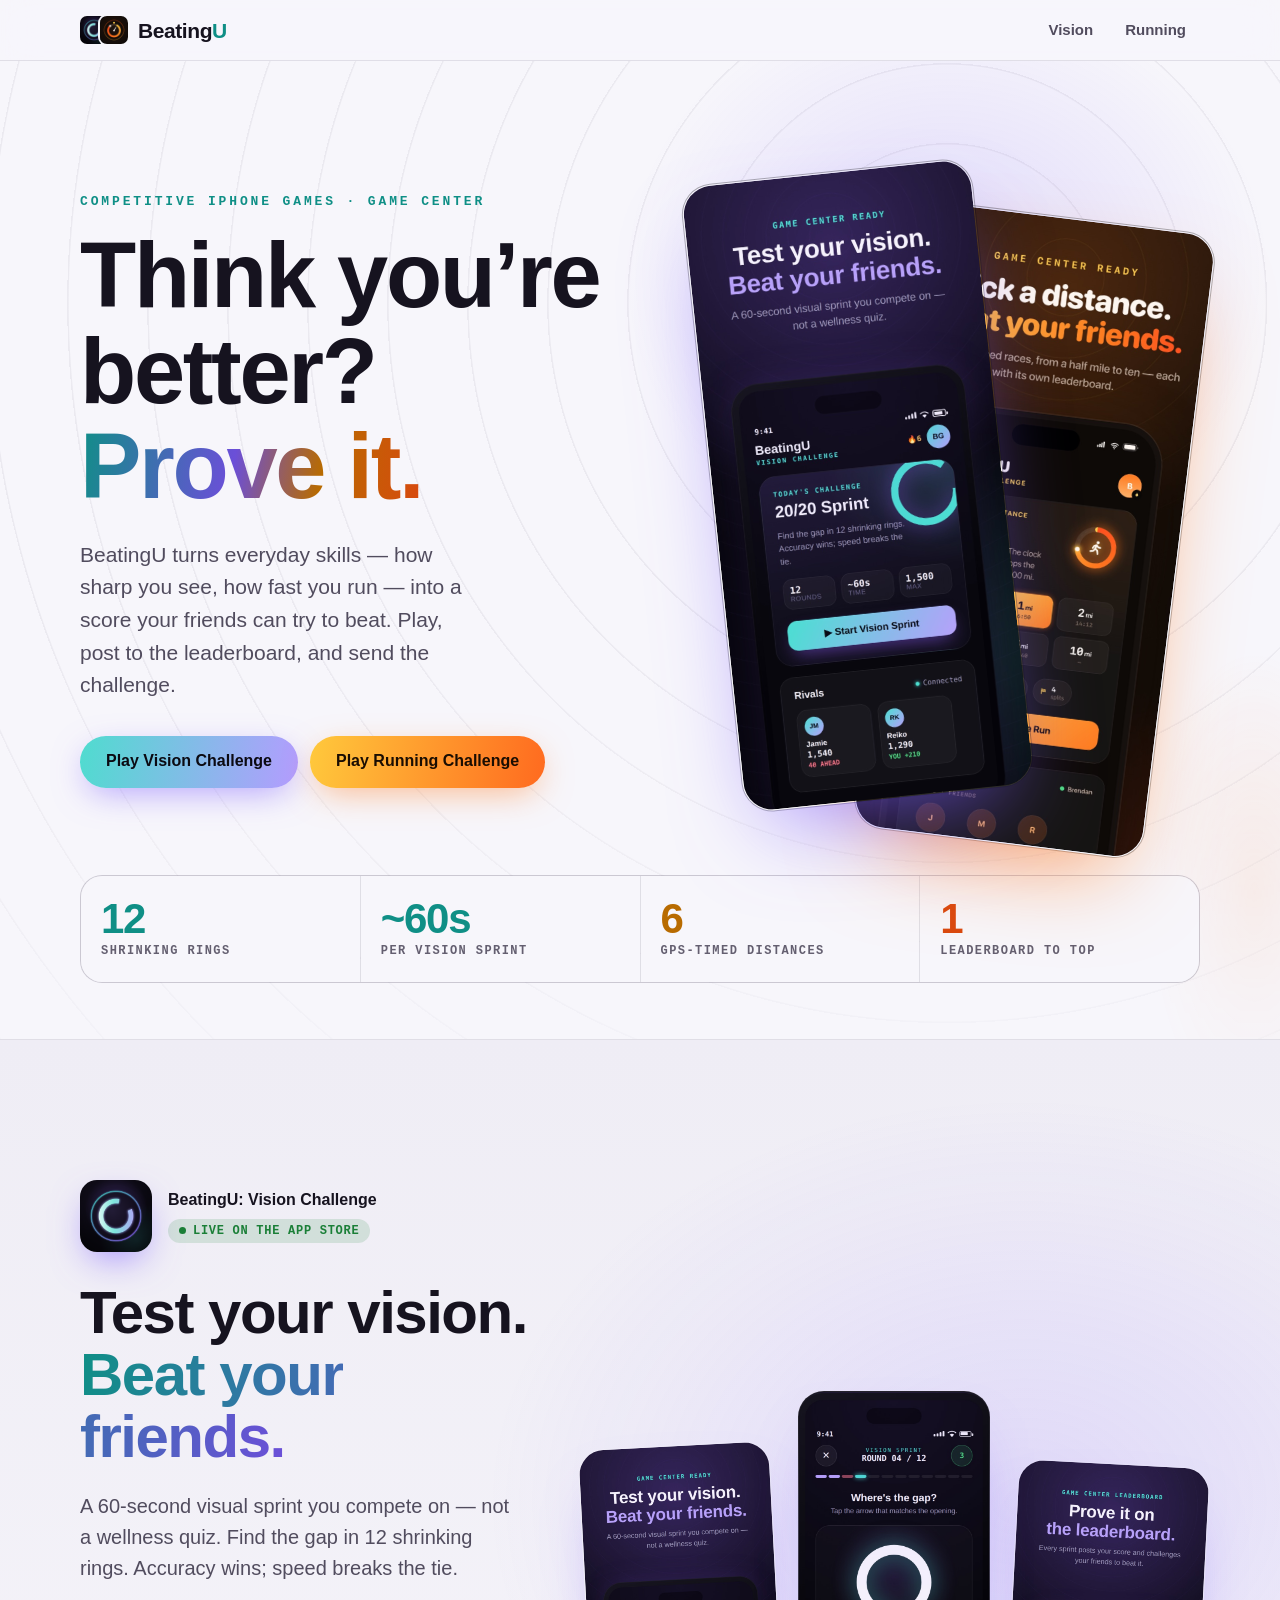
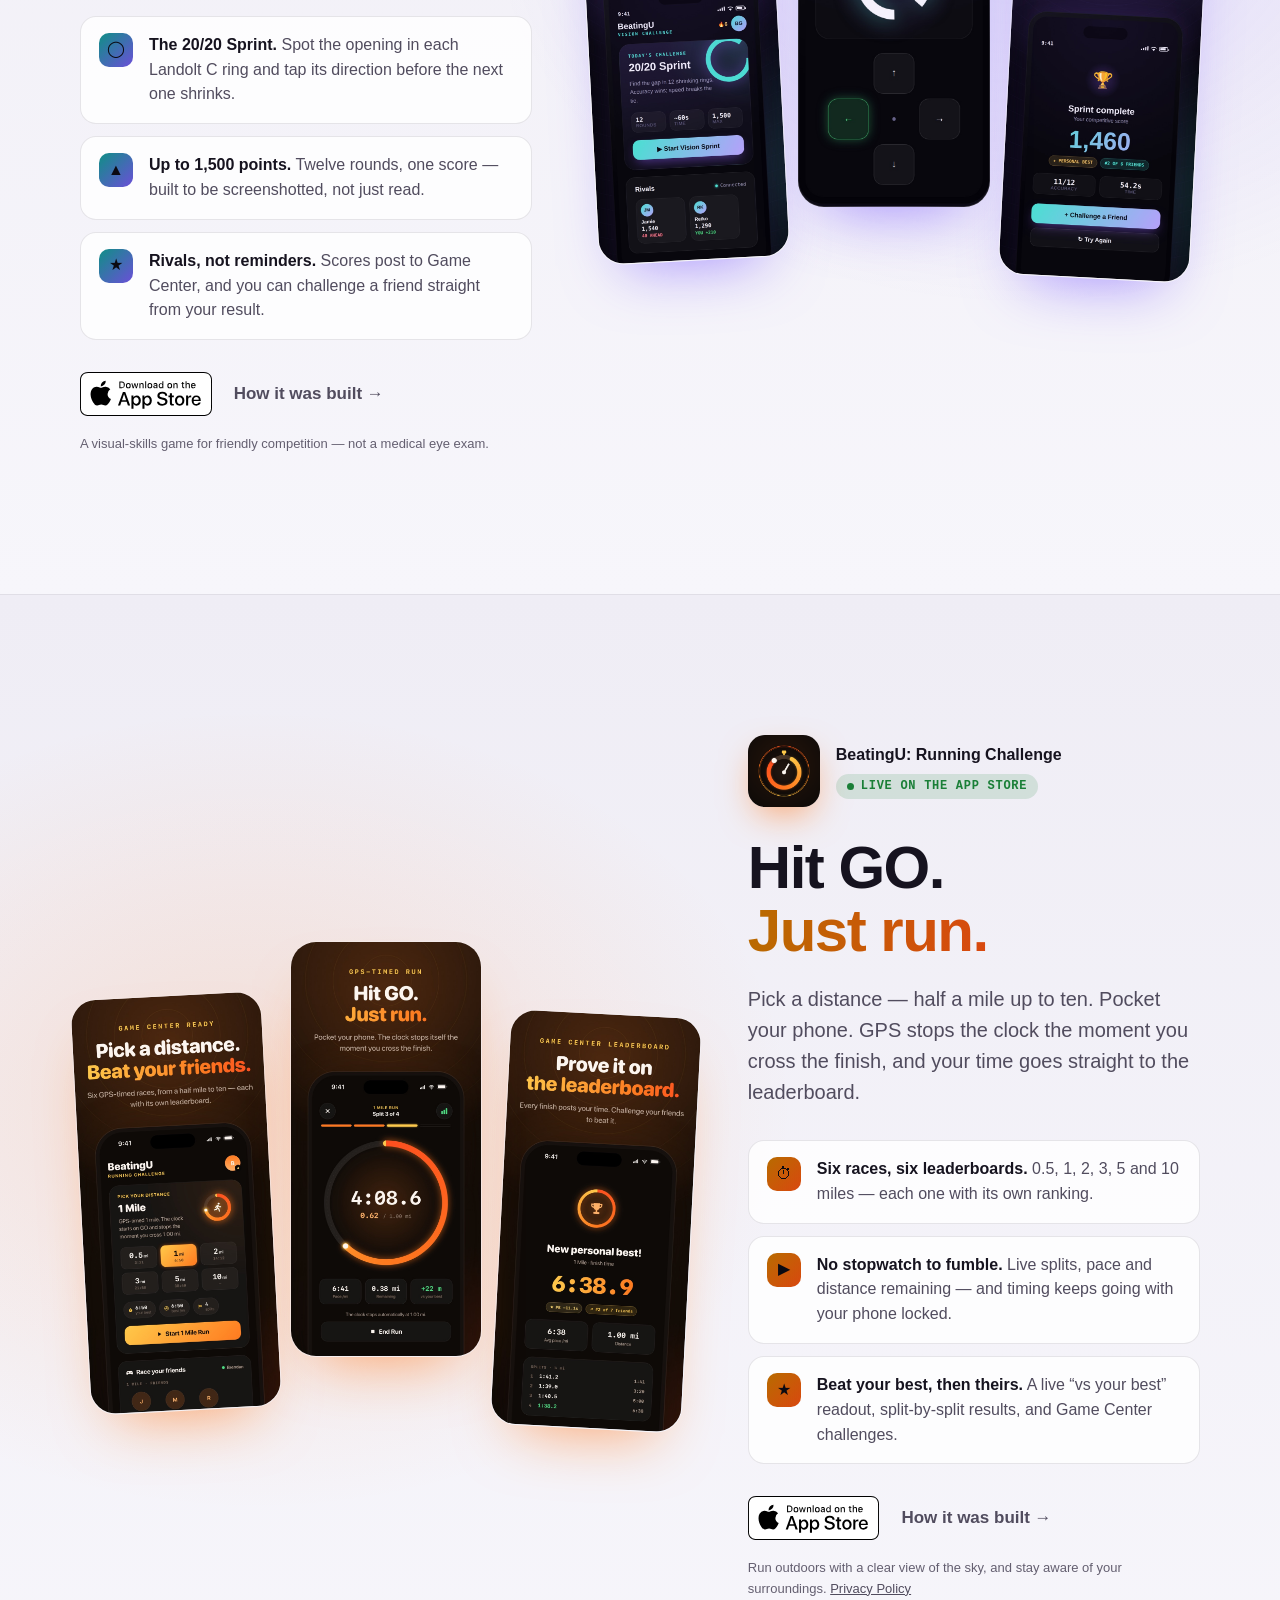
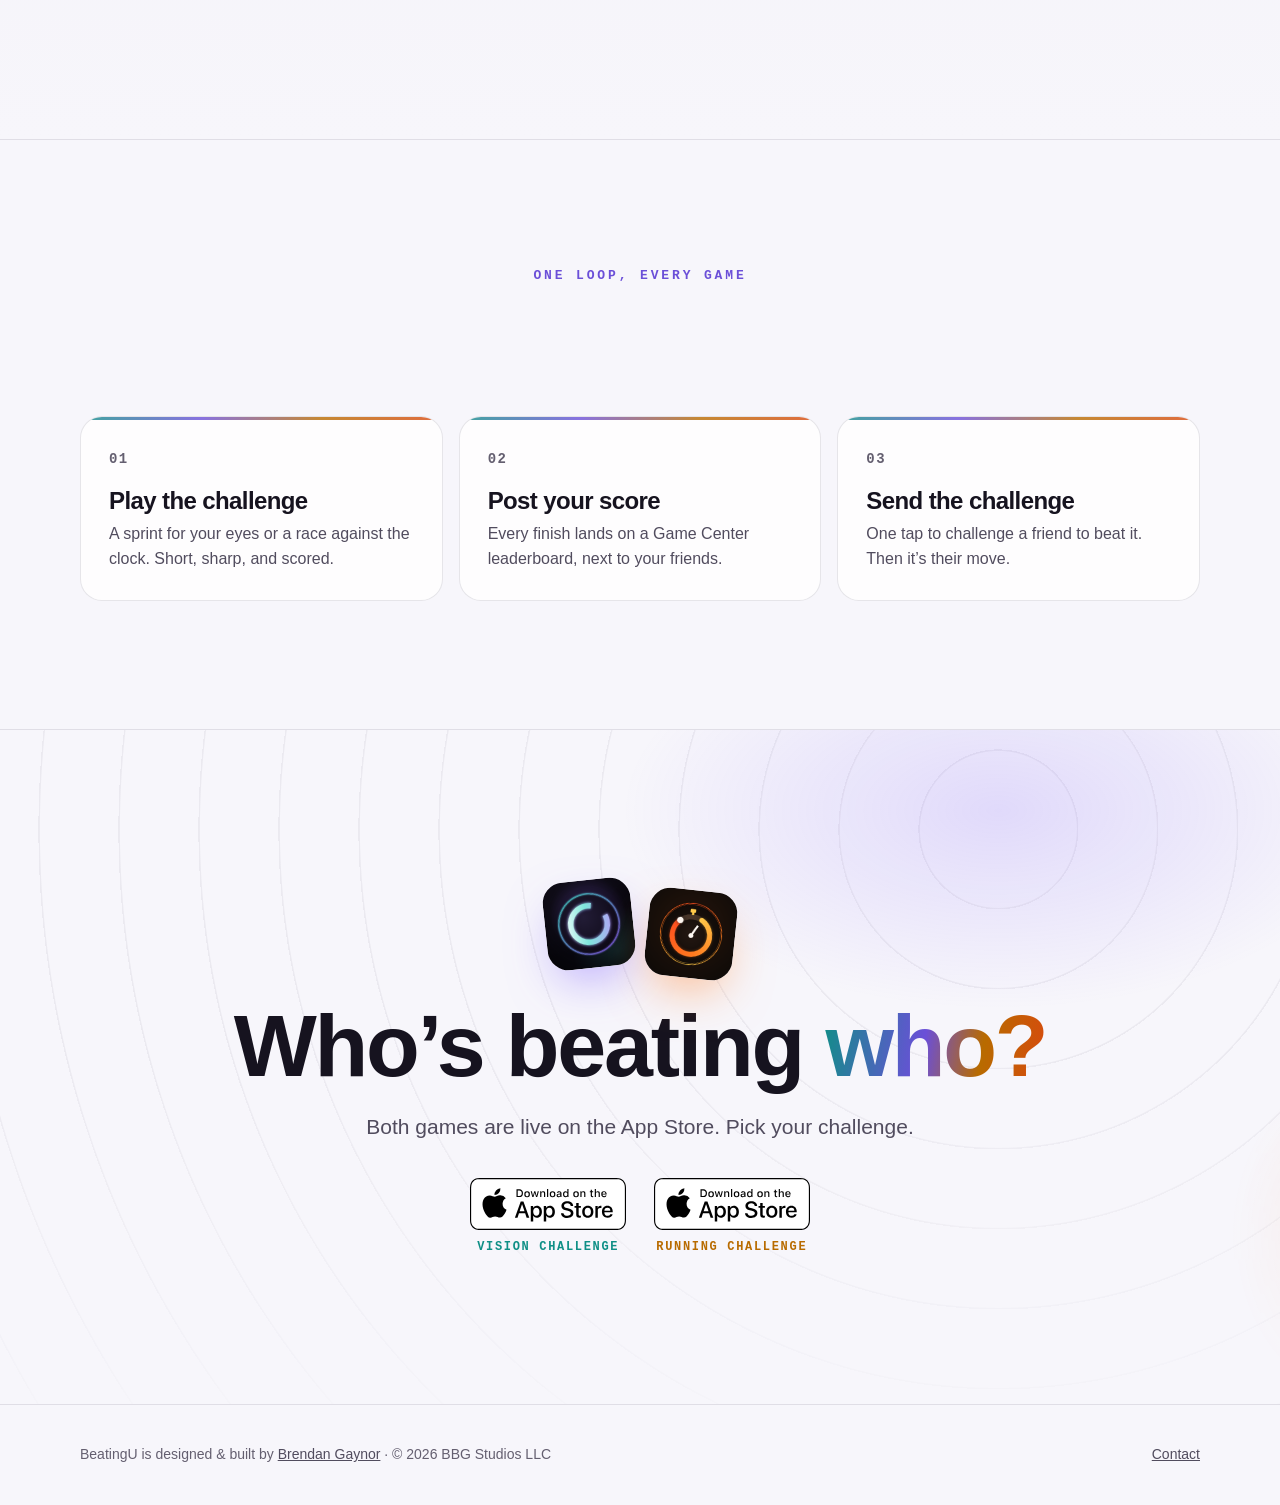
<file: index.html>
<!doctype html>
<html lang="en">
<head>
  <meta charset="utf-8">
  <meta name="viewport" content="width=device-width, initial-scale=1, viewport-fit=cover">
  <title>BeatingU — Beat your friends</title>
  <meta name="description" content="BeatingU is a family of competitive iPhone games from BBG Studios. Test your vision, race the clock, and prove it on the Game Center leaderboard.">
  <meta name="theme-color" content="#09080d" media="(prefers-color-scheme: dark)">
  <meta name="theme-color" content="#f7f6fb" media="(prefers-color-scheme: light)">
  <link rel="canonical" href="https://beatingu.com/">
  <link rel="icon" href="assets/icons/beatingu-vision.png">
  <link rel="apple-touch-icon" href="apple-touch-icon.png">
  <meta property="og:type" content="website">
  <meta property="og:url" content="https://beatingu.com/">
  <meta property="og:title" content="BeatingU — Beat your friends">
  <meta property="og:description" content="Competitive iPhone games from BBG Studios. Test your vision, race the clock, and prove it on the Game Center leaderboard.">
  <meta property="og:image" content="https://beatingu.com/assets/screens/beatingu-vision/01-home.jpg">
  <link rel="stylesheet" href="assets/css/beatingu.css">
  <script>document.documentElement.classList.add('js')</script>
</head>
<body>
  <a class="skip-link" href="#main">Skip to content</a>

  <header class="nav">
    <div class="wrap nav__inner">
      <a class="wordmark" href="#top" aria-label="BeatingU home">
        <span class="wordmark__icons" aria-hidden="true">
          <img src="assets/icons/beatingu-vision.png" alt="" width="28" height="28">
          <img src="assets/icons/beatingu-running.png" alt="" width="28" height="28">
        </span>
        <span>Beating<span class="wordmark__u">U</span></span>
      </a>
      <nav class="nav__links" aria-label="Games">
        <a href="#vision">Vision</a>
        <a href="#running">Running</a>
      </nav>
    </div>
  </header>

  <main id="main">
    <!-- ── Hero ─────────────────────────────────────────────── -->
    <section class="hero" id="top" aria-labelledby="hero-title">
      <div class="hero__rings" aria-hidden="true"></div>
      <div class="wrap hero__grid">
        <div class="hero__copy reveal">
          <p class="eyebrow">Competitive iPhone games &middot; Game Center</p>
          <h1 id="hero-title" class="hero__title">
            Think you&rsquo;re better?<br>
            <span class="grad grad--brand">Prove it.</span>
          </h1>
          <p class="hero__lede">BeatingU turns everyday skills &mdash; how sharp you see, how fast you run &mdash; into a score your friends can try to beat. Play, post to the leaderboard, and send the challenge.</p>
          <div class="hero__ctas">
            <a class="btn btn--vision" href="#vision">Play Vision Challenge</a>
            <a class="btn btn--running" href="#running">Play Running Challenge</a>
          </div>
        </div>

        <div class="hero__stage reveal" aria-hidden="true">
          <figure class="float-card float-card--back theme-running">
            <img src="assets/screens/beatingu-running/01-home.jpg" alt="" width="738" height="1600">
          </figure>
          <figure class="float-card float-card--front theme-vision">
            <img src="assets/screens/beatingu-vision/01-home.jpg" alt="" width="739" height="1600">
          </figure>
        </div>
      </div>

      <ul class="ticker wrap reveal" aria-label="At a glance">
        <li><strong>12</strong><span>shrinking rings</span></li>
        <li><strong>~60s</strong><span>per vision sprint</span></li>
        <li><strong>6</strong><span>GPS-timed distances</span></li>
        <li><strong>1</strong><span>leaderboard to top</span></li>
      </ul>
    </section>

    <!-- ── Vision Challenge ─────────────────────────────────── -->
    <section class="game theme-vision" id="vision" aria-labelledby="vision-title">
      <div class="wrap game__grid">
        <div class="game__copy reveal">
          <div class="game__id">
            <img class="game__icon" src="assets/icons/beatingu-vision.png" alt="BeatingU: Vision Challenge app icon" width="72" height="72">
            <div>
              <p class="game__name">BeatingU: Vision Challenge</p>
              <span class="pill pill--live">Live on the App Store</span>
            </div>
          </div>
          <h2 id="vision-title" class="game__title">Test your vision.<br><span class="grad">Beat your friends.</span></h2>
          <p class="game__lede">A 60-second visual sprint you compete on &mdash; not a wellness quiz. Find the gap in 12 shrinking rings. Accuracy wins; speed breaks the tie.</p>

          <ul class="features">
            <li>
              <span class="features__glyph" aria-hidden="true">&#9711;</span>
              <span><strong>The 20/20 Sprint.</strong> Spot the opening in each Landolt C ring and tap its direction before the next one shrinks.</span>
            </li>
            <li>
              <span class="features__glyph" aria-hidden="true">&#9650;</span>
              <span><strong>Up to 1,500 points.</strong> Twelve rounds, one score &mdash; built to be screenshotted, not just read.</span>
            </li>
            <li>
              <span class="features__glyph" aria-hidden="true">&#9733;</span>
              <span><strong>Rivals, not reminders.</strong> Scores post to Game Center, and you can challenge a friend straight from your result.</span>
            </li>
          </ul>

          <div class="game__actions">
            <a class="store-badge" href="https://apps.apple.com/us/app/beatingu-vision-challenge/id6804060890" target="_blank" rel="noopener">
              <img src="assets/badges/app-store-badge.svg" alt="Download on the App Store" height="44" onerror="this.parentElement.classList.add('store-badge--missing')">
              <span class="store-badge__fallback">Download on the App Store</span>
            </a>
            <a class="text-link" href="https://brendangaynor.com/apps/beatingu-vision">How it was built &rarr;</a>
          </div>
          <p class="fineprint">A visual-skills game for friendly competition &mdash; not a medical eye exam.</p>
        </div>

        <ul class="gallery reveal" aria-label="Vision Challenge screenshots">
          <li><img src="assets/screens/beatingu-vision/01-home.jpg" alt="Home screen: today's 20/20 Sprint, with 12 rounds, about 60 seconds, 1,500 max points, and a rivals rail." width="739" height="1600" loading="lazy"></li>
          <li class="gallery__bare"><img src="assets/screens/beatingu-vision/02-sprint.jpg" alt="A sprint round: a ring with a gap and four arrow buttons, round 4 of 12." width="640" height="1380" loading="lazy"></li>
          <li><img src="assets/screens/beatingu-vision/03-results.jpg" alt="Results: Sprint complete, 1,460 points, personal best, number 2 of 6 friends, Challenge a Friend button." width="739" height="1600" loading="lazy"></li>
        </ul>
      </div>
    </section>

    <!-- ── Running Challenge ────────────────────────────────── -->
    <section class="game game--flip theme-running" id="running" aria-labelledby="running-title">
      <div class="wrap game__grid">
        <div class="game__copy reveal">
          <div class="game__id">
            <img class="game__icon" src="assets/icons/beatingu-running.png" alt="BeatingU: Running Challenge app icon" width="72" height="72">
            <div>
              <p class="game__name">BeatingU: Running Challenge</p>
              <span class="pill pill--live">Live on the App Store</span>
            </div>
          </div>
          <h2 id="running-title" class="game__title">Hit GO.<br><span class="grad">Just run.</span></h2>
          <p class="game__lede">Pick a distance &mdash; half a mile up to ten. Pocket your phone. GPS stops the clock the moment you cross the finish, and your time goes straight to the leaderboard.</p>

          <ul class="features">
            <li>
              <span class="features__glyph" aria-hidden="true">&#9201;</span>
              <span><strong>Six races, six leaderboards.</strong> 0.5, 1, 2, 3, 5 and 10 miles &mdash; each one with its own ranking.</span>
            </li>
            <li>
              <span class="features__glyph" aria-hidden="true">&#9654;</span>
              <span><strong>No stopwatch to fumble.</strong> Live splits, pace and distance remaining &mdash; and timing keeps going with your phone locked.</span>
            </li>
            <li>
              <span class="features__glyph" aria-hidden="true">&#9733;</span>
              <span><strong>Beat your best, then theirs.</strong> A live &ldquo;vs your best&rdquo; readout, split-by-split results, and Game Center challenges.</span>
            </li>
          </ul>

          <div class="game__actions">
            <a class="store-badge" href="https://apps.apple.com/us/app/beatingu-running-challenge/id6820239322" target="_blank" rel="noopener">
              <img src="assets/badges/app-store-badge.svg" alt="Download BeatingU: Running Challenge on the App Store" height="44" onerror="this.parentElement.classList.add('store-badge--missing')">
              <span class="store-badge__fallback">Download on the App Store</span>
            </a>
            <a class="text-link" href="https://brendangaynor.com/apps/beatingu-running">How it was built &rarr;</a>
          </div>
          <p class="fineprint">Run outdoors with a clear view of the sky, and stay aware of your surroundings. <a href="https://brendangaynor.com/privacy/beatingu-running">Privacy Policy</a></p>
        </div>

        <ul class="gallery reveal" aria-label="Running Challenge screenshots">
          <li><img src="assets/screens/beatingu-running/01-home.jpg" alt="Home screen: pick your distance, with six distances, your best times, and a Start 1 Mile Run button." width="738" height="1600" loading="lazy"></li>
          <li><img src="assets/screens/beatingu-running/02-race.jpg" alt="Live run: 4:08.6 elapsed at 0.62 of 1.00 mile, split 3 of 4, 22 meters ahead of your best." width="738" height="1600" loading="lazy"></li>
          <li><img src="assets/screens/beatingu-running/03-results.jpg" alt="Results: new personal best, 6:38.9 for 1 mile, number 2 of 7 friends, with quarter-mile splits." width="738" height="1600" loading="lazy"></li>
        </ul>
      </div>
    </section>

    <!-- ── How it works ─────────────────────────────────────── -->
    <section class="loop" aria-labelledby="loop-title">
      <div class="wrap">
        <p class="eyebrow reveal">One loop, every game</p>
        <h2 id="loop-title" class="loop__title reveal">Play. Post. <span class="grad grad--brand">Beat them.</span></h2>
        <ol class="steps">
          <li class="step reveal">
            <span class="step__num">01</span>
            <h3>Play the challenge</h3>
            <p>A sprint for your eyes or a race against the clock. Short, sharp, and scored.</p>
          </li>
          <li class="step reveal">
            <span class="step__num">02</span>
            <h3>Post your score</h3>
            <p>Every finish lands on a Game Center leaderboard, next to your friends.</p>
          </li>
          <li class="step reveal">
            <span class="step__num">03</span>
            <h3>Send the challenge</h3>
            <p>One tap to challenge a friend to beat it. Then it&rsquo;s their move.</p>
          </li>
        </ol>
      </div>
    </section>

    <!-- ── Closing CTA ──────────────────────────────────────── -->
    <section class="finale" aria-labelledby="finale-title">
      <div class="hero__rings" aria-hidden="true"></div>
      <div class="wrap finale__inner reveal">
        <div class="finale__icons" aria-hidden="true">
          <img src="assets/icons/beatingu-vision.png" alt="" width="96" height="96">
          <img src="assets/icons/beatingu-running.png" alt="" width="96" height="96">
        </div>
        <h2 id="finale-title" class="finale__title">Who&rsquo;s beating <span class="grad grad--brand">who?</span></h2>
        <p class="finale__lede">Both games are live on the App Store. Pick your challenge.</p>
        <ul class="finale__stores">
          <li class="theme-vision">
            <a class="store-badge store-badge--lg" href="https://apps.apple.com/us/app/beatingu-vision-challenge/id6804060890" target="_blank" rel="noopener">
              <img src="assets/badges/app-store-badge.svg" alt="Download BeatingU: Vision Challenge on the App Store" height="52" onerror="this.parentElement.classList.add('store-badge--missing')">
              <span class="store-badge__fallback">Download on the App Store</span>
            </a>
            <span class="finale__store-name" aria-hidden="true">Vision Challenge</span>
          </li>
          <li class="theme-running">
            <a class="store-badge store-badge--lg" href="https://apps.apple.com/us/app/beatingu-running-challenge/id6820239322" target="_blank" rel="noopener">
              <img src="assets/badges/app-store-badge.svg" alt="Download BeatingU: Running Challenge on the App Store" height="52" onerror="this.parentElement.classList.add('store-badge--missing')">
              <span class="store-badge__fallback">Download on the App Store</span>
            </a>
            <span class="finale__store-name" aria-hidden="true">Running Challenge</span>
          </li>
        </ul>
      </div>
    </section>
  </main>

  <footer class="footer">
    <div class="wrap footer__inner">
      <p>BeatingU is designed &amp; built by <a href="https://brendangaynor.com">Brendan Gaynor</a> &middot; &copy; 2026 BBG Studios LLC</p>
      <nav aria-label="Footer"><a href="mailto:gaynorbrendan@gmail.com">Contact</a></nav>
    </div>
  </footer>

  <script>
    // Fade sections in as they scroll into view. Content is visible without JS
    // or with reduced motion (the hidden state only applies under html.js).
    (function () {
      var els = document.querySelectorAll('.reveal');
      if (!('IntersectionObserver' in window) || matchMedia('(prefers-reduced-motion: reduce)').matches) {
        els.forEach(function (el) { el.classList.add('is-in'); });
        return;
      }
      var io = new IntersectionObserver(function (entries) {
        entries.forEach(function (e) {
          if (e.isIntersecting) { e.target.classList.add('is-in'); io.unobserve(e.target); }
        });
      }, { rootMargin: '0px 0px -8% 0px', threshold: 0.08 });
      els.forEach(function (el) { io.observe(el); });
    })();
  </script>
</body>
</html>
</file>
<file: assets/css/beatingu.css>
/* BeatingU landing page (beatingu/index.html).
   A separate brand page, so it has its own stylesheet; the portfolio pages
   keep using styles.css. Dark is the primary design; light is the override. */

:root {
  --bg: #09080d;
  --bg-2: #110f17;
  --card: rgba(255, 255, 255, 0.04);
  --border: rgba(255, 255, 255, 0.09);
  --text: #f5f3fa;
  --muted: #aaa5b8;           /* 7.9:1 on --bg */
  --faint: #8d889b;           /* 5.6:1 on --bg */
  --focus: #8ab4ff;

  /* Brand gradients, taken from the apps' own screens */
  --v1: #4fdccf;              /* vision teal */
  --v2: #b49cff;              /* vision lavender */
  --r1: #ffc93c;              /* running gold */
  --r2: #ff6a1f;              /* running orange */
  --live: #34c759;

  --accent-1: var(--v1);
  --accent-2: var(--v2);

  --radius: 22px;
  --maxw: 1160px;
  --gutter: max(20px, env(safe-area-inset-left));
  --gutter-r: max(20px, env(safe-area-inset-right));

  --font: -apple-system, BlinkMacSystemFont, "SF Pro Text", "Segoe UI", Roboto,
    "Helvetica Neue", Arial, sans-serif;
  --font-display: ui-rounded, "SF Pro Rounded", -apple-system, BlinkMacSystemFont,
    "SF Pro Display", "Segoe UI", Roboto, sans-serif;
  --font-mono: ui-monospace, "SF Mono", Menlo, Consolas, monospace;

  color-scheme: dark light;
}

@media (prefers-color-scheme: light) {
  :root {
    --bg: #f7f6fb;
    --bg-2: #efedf5;
    --card: rgba(255, 255, 255, 0.8);
    --border: rgba(20, 10, 40, 0.1);
    --text: #16131f;
    --muted: #514c5e;
    --faint: #645f70;
    --focus: #0a66d8;
    --v1: #0f8f86;
    --v2: #6b4fd8;
    --r1: #b86b00;
    --r2: #d9480f;
    --live: #1a7f37;
  }
}

.theme-vision  { --accent-1: var(--v1); --accent-2: var(--v2); --glow: 124, 92, 255; }
.theme-running { --accent-1: var(--r1); --accent-2: var(--r2); --glow: 255, 122, 31; }

/* ── Base ─────────────────────────────────────────────── */
*, *::before, *::after { box-sizing: border-box; }
html { -webkit-text-size-adjust: 100%; scroll-behavior: smooth; scroll-padding-top: 72px; }
body {
  margin: 0;
  background: var(--bg);
  color: var(--text);
  font: 17px/1.55 var(--font);
  -webkit-font-smoothing: antialiased;
  overflow-x: hidden;
}
img { max-width: 100%; height: auto; display: block; }
a { color: inherit; }
h1, h2, h3 { font-family: var(--font-display); margin: 0; letter-spacing: -0.025em; line-height: 1.04; }
p { margin: 0; }
ul, ol { margin: 0; padding: 0; list-style: none; }
:focus-visible { outline: 3px solid var(--focus); outline-offset: 3px; border-radius: 8px; }

.wrap {
  max-width: var(--maxw);
  margin: 0 auto;
  padding-left: var(--gutter);
  padding-right: var(--gutter-r);
}

.skip-link {
  position: absolute; left: 12px; top: -60px; z-index: 100;
  background: var(--text); color: var(--bg); padding: 10px 16px; border-radius: 10px;
  text-decoration: none; font-weight: 600;
}
.skip-link:focus { top: 12px; }

.eyebrow {
  font: 600 13px/1.2 var(--font-mono);
  letter-spacing: 0.22em;
  text-transform: uppercase;
  color: var(--v1);
  margin-bottom: 18px;
}

.grad {
  background: linear-gradient(100deg, var(--accent-1), var(--accent-2));
  -webkit-background-clip: text; background-clip: text;
  color: transparent;
}
.grad--brand { background-image: linear-gradient(100deg, var(--v1), var(--v2) 45%, var(--r1) 70%, var(--r2)); }

/* ── Nav ──────────────────────────────────────────────── */
.nav {
  position: sticky; top: 0; z-index: 50;
  padding-top: env(safe-area-inset-top);
  background: color-mix(in srgb, var(--bg) 72%, transparent);
  -webkit-backdrop-filter: saturate(160%) blur(18px);
  backdrop-filter: saturate(160%) blur(18px);
  border-bottom: 1px solid var(--border);
}
.nav__inner { display: flex; align-items: center; justify-content: space-between; min-height: 60px; }
.wordmark {
  display: inline-flex; align-items: center; gap: 10px; min-height: 44px;
  font: 800 21px/1 var(--font-display); letter-spacing: -0.02em; text-decoration: none;
}
.wordmark__u { color: var(--v1); }
.wordmark__icons { display: inline-flex; }
.wordmark__icons img { width: 28px; height: 28px; border-radius: 7px; box-shadow: 0 0 0 2px var(--bg); }
.wordmark__icons img + img { margin-left: -8px; }
.nav__links { display: flex; gap: 4px; }
.nav__links a {
  display: inline-flex; align-items: center; min-height: 44px; padding: 0 14px;
  border-radius: 999px; text-decoration: none; color: var(--muted); font-weight: 600; font-size: 15px;
}
.nav__links a:hover { color: var(--text); background: var(--card); }

/* ── Buttons & badges ─────────────────────────────────── */
.btn {
  display: inline-flex; align-items: center; justify-content: center;
  min-height: 52px; padding: 0 26px; border-radius: 999px;
  font-weight: 700; font-size: 16px; text-decoration: none;
  transition: transform .2s ease, box-shadow .2s ease;
}
.btn--vision {
  color: #0b0a12;
  background: linear-gradient(100deg, #4fdccf, #b49cff);
  box-shadow: 0 10px 34px -8px rgba(124, 92, 255, .6);
}
.btn--vision:hover { transform: translateY(-2px); box-shadow: 0 16px 44px -8px rgba(124, 92, 255, .75); }
.btn--running {
  color: #1a0d02;
  background: linear-gradient(100deg, #ffc93c, #ff6a1f);
  box-shadow: 0 10px 34px -8px rgba(255, 122, 31, .55);
}
.btn--running:hover { transform: translateY(-2px); box-shadow: 0 16px 44px -8px rgba(255, 122, 31, .7); }
.btn--ghost { border: 1px solid var(--border); background: var(--card); }
.btn--ghost:hover { transform: translateY(-2px); border-color: var(--faint); }

.pill {
  display: inline-flex; align-items: center; gap: 7px; margin-top: 6px;
  padding: 4px 11px; border-radius: 999px;
  font: 600 12px/1.4 var(--font-mono); letter-spacing: .06em; text-transform: uppercase;
}
.pill::before { content: ""; width: 7px; height: 7px; border-radius: 50%; background: currentColor; }
.pill--live { color: var(--live); background: color-mix(in srgb, var(--live) 14%, transparent); }
.pill--soon { color: var(--accent-1); background: color-mix(in srgb, var(--accent-1) 14%, transparent); }
.pill--soon::before { animation: pulse 2s ease-in-out infinite; }
@keyframes pulse { 50% { opacity: .3; } }

.store-badge { display: inline-flex; align-items: center; min-height: 44px; border-radius: 9px; text-decoration: none; transition: transform .2s ease; }
.store-badge:hover { transform: translateY(-2px); }
.store-badge img { height: 44px; width: auto; }
.store-badge--lg img { height: 52px; }
.store-badge__fallback { display: none; }
.store-badge--missing { padding: 0 20px; border: 1px solid var(--border); font-weight: 700; }
.store-badge--missing img { display: none; }
.store-badge--missing .store-badge__fallback { display: inline; }
.store-pending {
  display: inline-flex; align-items: center; min-height: 44px; padding: 0 18px;
  border-radius: 10px; border: 1px dashed color-mix(in srgb, var(--accent-1) 55%, transparent);
  color: var(--accent-1); font-weight: 700; font-size: 15px;
}
.text-link {
  display: inline-flex; align-items: center; min-height: 44px;
  color: var(--muted); font-weight: 600; text-decoration: none;
}
.text-link:hover { color: var(--text); }

/* ── Hero ─────────────────────────────────────────────── */
.hero { position: relative; padding: clamp(48px, 9vw, 110px) 0 56px; isolation: isolate; overflow: hidden; }
.hero__rings {
  position: absolute; inset: -20% -10% auto; height: 140%; z-index: -1; pointer-events: none;
  background:
    radial-gradient(closest-side at 70% 30%, rgba(124, 92, 255, .28), transparent 70%),
    radial-gradient(closest-side at 90% 75%, rgba(255, 122, 31, .18), transparent 70%),
    repeating-radial-gradient(circle at 70% 32%, transparent 0 78px, rgba(255, 255, 255, .035) 79px 80px);
  -webkit-mask-image: linear-gradient(to bottom, #000 55%, transparent);
  mask-image: linear-gradient(to bottom, #000 55%, transparent);
}
@media (prefers-color-scheme: light) {
  .hero__rings {
    background:
      radial-gradient(closest-side at 70% 30%, rgba(124, 92, 255, .18), transparent 70%),
      radial-gradient(closest-side at 90% 75%, rgba(255, 122, 31, .14), transparent 70%),
      repeating-radial-gradient(circle at 70% 32%, transparent 0 78px, rgba(20, 10, 40, .05) 79px 80px);
  }
}
.hero__grid { display: grid; gap: 56px; align-items: center; }
.hero__title { font-size: clamp(46px, 8.4vw, 92px); font-weight: 800; }
.hero__lede { margin-top: 24px; max-width: 34ch; font-size: clamp(18px, 2vw, 21px); color: var(--muted); }
.hero__ctas { display: flex; flex-wrap: wrap; gap: 12px; margin-top: 34px; }

.hero__stage { position: relative; height: clamp(440px, 62vw, 640px); }
.float-card {
  position: absolute; top: 0; margin: 0;
  width: min(56%, 300px); aspect-ratio: 739 / 1600;
  border-radius: 30px; overflow: hidden;
  border: 1px solid rgba(255, 255, 255, .1);
  box-shadow: 0 40px 90px -30px rgba(var(--glow), .7), 0 0 0 1px rgba(0, 0, 0, .3);
}
.float-card img { width: 100%; height: 100%; object-fit: cover; }
.float-card--front { left: 6%; transform: rotate(-6deg); z-index: 2; animation: bob 7s ease-in-out infinite; }
.float-card--back  { right: 4%; top: 7%; transform: rotate(7deg); animation: bob-b 8s ease-in-out infinite; }
@keyframes bob   { 50% { transform: rotate(-6deg) translateY(-14px); } }
@keyframes bob-b { 50% { transform: rotate(7deg) translateY(12px); } }

.ticker {
  display: grid; grid-template-columns: repeat(2, 1fr); gap: 1px; margin-top: 64px;
  border: 1px solid var(--border); border-radius: var(--radius); overflow: hidden;
  background: var(--border);
}
.ticker.wrap { padding: 0; width: calc(100% - var(--gutter) - var(--gutter-r)); max-width: calc(var(--maxw) - 40px); }
.ticker li { background: var(--bg); padding: 22px 20px; display: grid; gap: 4px; }
.ticker strong { font: 800 clamp(30px, 4vw, 42px)/1 var(--font-display); letter-spacing: -0.03em; }
.ticker li:nth-child(-n+2) strong { color: var(--v1); }
.ticker li:nth-child(3) strong { color: var(--r1); }
.ticker li:nth-child(4) strong { color: var(--r2); }
.ticker span { color: var(--faint); font: 600 12px/1.3 var(--font-mono); letter-spacing: .12em; text-transform: uppercase; }

/* ── Game sections ────────────────────────────────────── */
.game {
  position: relative; padding: clamp(72px, 11vw, 140px) 0; isolation: isolate;
  border-top: 1px solid var(--border);
}
.game::before {
  content: ""; position: absolute; inset: 0; z-index: -1;
  background:
    radial-gradient(60% 50% at 80% 40%, rgba(var(--glow), .16), transparent 70%),
    linear-gradient(var(--bg-2), var(--bg));
}
.game--flip::before { background: radial-gradient(60% 50% at 20% 45%, rgba(var(--glow), .16), transparent 70%), linear-gradient(var(--bg-2), var(--bg)); }
.game__grid { display: grid; gap: 56px; align-items: center; }

.game__id { display: flex; align-items: center; gap: 16px; margin-bottom: 30px; }
.game__icon { width: 72px; height: 72px; border-radius: 17px; box-shadow: 0 14px 36px -10px rgba(var(--glow), .7); }
.game__name { font-weight: 700; font-size: 16px; }
.game__title { font-size: clamp(40px, 5.2vw, 60px); font-weight: 800; }
.game__lede { margin-top: 22px; font-size: clamp(18px, 1.9vw, 20px); color: var(--muted); max-width: 40ch; }

.features { display: grid; gap: 12px; margin-top: 32px; }
.features li {
  display: flex; gap: 16px; align-items: flex-start;
  padding: 16px 18px; border-radius: 16px;
  background: var(--card); border: 1px solid var(--border);
  color: var(--muted); font-size: 16px;
}
.features strong { color: var(--text); }
.features__glyph {
  flex: none; display: grid; place-items: center; width: 34px; height: 34px; border-radius: 10px;
  font-size: 16px; color: #0b0a12;
  background: linear-gradient(135deg, var(--accent-1), var(--accent-2));
}
.game__actions { display: flex; flex-wrap: wrap; align-items: center; gap: 10px 22px; margin-top: 32px; }
.fineprint { margin-top: 18px; font-size: 13px; color: var(--faint); }
.fineprint a { color: var(--muted); }

/* Gallery: scroll-snap strip on phones, staggered fan on wide screens */
.gallery {
  display: flex; gap: 16px;
  overflow-x: auto; scroll-snap-type: x mandatory;
  margin: 0 calc(-1 * var(--gutter-r)) 0 calc(-1 * var(--gutter));
  padding: 10px var(--gutter-r) 30px var(--gutter);
  scrollbar-width: none;
}
.gallery::-webkit-scrollbar { display: none; }
.gallery li {
  flex: 0 0 68%; scroll-snap-align: center;
  aspect-ratio: 739 / 1600; border-radius: 26px; overflow: hidden;
  border: 1px solid rgba(255, 255, 255, .1);
  box-shadow: 0 30px 60px -28px rgba(var(--glow), .65);
  transition: transform .4s cubic-bezier(.2, .8, .2, 1), box-shadow .4s ease;
}
.gallery li img { width: 100%; height: 100%; object-fit: cover; }
.gallery__bare {
  background: radial-gradient(80% 60% at 50% 35%, rgba(var(--glow), .35), #0c0a14 75%);
  display: grid; place-items: center;
}
.gallery__bare img { width: 84%; height: auto; object-fit: contain; }

@media (min-width: 640px) {
  .gallery li { flex-basis: 40%; }
}

@media (min-width: 960px) {
  .hero__grid { grid-template-columns: 1.05fr 1fr; }
  .ticker { grid-template-columns: repeat(4, 1fr); }
  .game__grid { grid-template-columns: 0.85fr 1.15fr; gap: 56px; }
  .game--flip .game__grid { grid-template-columns: 1.15fr 0.85fr; }
  .game--flip .game__copy { order: 2; }
  .gallery {
    overflow: visible; margin: 0; padding: 0;
    display: grid; grid-template-columns: repeat(3, 1fr); gap: 18px;
  }
  .gallery li:nth-child(1) { transform: translateY(36px) rotate(-3deg); }
  .gallery li:nth-child(2) { transform: translateY(-18px); z-index: 1; }
  .gallery li:nth-child(3) { transform: translateY(54px) rotate(3deg); }
  .gallery li:hover { transform: translateY(-8px) scale(1.04); z-index: 2; box-shadow: 0 40px 80px -24px rgba(var(--glow), .85); }
}

/* ── Loop ─────────────────────────────────────────────── */
.loop { padding: clamp(72px, 10vw, 130px) 0; border-top: 1px solid var(--border); text-align: center; }
.loop .eyebrow { color: var(--v2); }
.loop__title { font-size: clamp(38px, 6vw, 64px); font-weight: 800; }
.steps { display: grid; gap: 16px; margin-top: 48px; text-align: left; counter-reset: s; }
.step {
  position: relative; padding: 28px; border-radius: var(--radius);
  background: var(--card); border: 1px solid var(--border); overflow: hidden;
}
.step::after {
  content: ""; position: absolute; inset: 0 0 auto; height: 3px;
  background: linear-gradient(90deg, var(--v1), var(--v2), var(--r1), var(--r2));
  opacity: .8;
}
.step__num { font: 700 14px/1 var(--font-mono); color: var(--faint); letter-spacing: .1em; }
.step h3 { margin: 18px 0 8px; font-size: 24px; font-weight: 800; }
.step p { color: var(--muted); font-size: 16px; }
@media (min-width: 760px) { .steps { grid-template-columns: repeat(3, 1fr); } }

/* ── Finale ───────────────────────────────────────────── */
.finale { position: relative; isolation: isolate; overflow: hidden; padding: clamp(80px, 12vw, 150px) 0; border-top: 1px solid var(--border); text-align: center; }
.finale .hero__rings { inset: -30% -20% auto; }
.finale__inner { display: flex; flex-direction: column; align-items: center; }
.finale__icons { display: flex; gap: 14px; margin-bottom: 32px; }
.finale__icons img { width: 88px; height: 88px; border-radius: 21px; box-shadow: 0 20px 50px -14px rgba(124, 92, 255, .6); }
.finale__icons img + img { box-shadow: 0 20px 50px -14px rgba(255, 122, 31, .6); transform: translateY(10px) rotate(6deg); }
.finale__icons img:first-child { transform: rotate(-6deg); }
.finale__title { font-size: clamp(44px, 8vw, 88px); font-weight: 800; }
.finale__lede { margin: 20px 0 34px; color: var(--muted); font-size: clamp(18px, 2vw, 21px); }
.finale__stores { display: flex; flex-wrap: wrap; justify-content: center; gap: 20px 28px; }
.finale__stores li { display: grid; justify-items: center; gap: 10px; }
.finale__store-name {
  font: 600 12px/1.2 var(--font-mono); letter-spacing: .14em; text-transform: uppercase;
  color: var(--accent-1);
}

/* ── Footer ───────────────────────────────────────────── */
.footer { border-top: 1px solid var(--border); padding: 28px 0 calc(28px + env(safe-area-inset-bottom)); color: var(--faint); font-size: 14px; }
.footer__inner { display: flex; flex-wrap: wrap; gap: 8px 24px; align-items: center; justify-content: space-between; }
.footer a { color: var(--muted); }
.footer nav a { display: inline-flex; align-items: center; min-height: 44px; }

/* ── Scroll reveal (only when JS is running) ──────────── */
.js .reveal { opacity: 0; transform: translateY(28px); transition: opacity .8s ease, transform .8s cubic-bezier(.2, .8, .2, 1); }
.js .reveal.is-in { opacity: 1; transform: none; }

@media (prefers-reduced-motion: reduce) {
  html { scroll-behavior: auto; }
  *, *::before, *::after { animation: none !important; transition: none !important; }
  .js .reveal { opacity: 1; transform: none; }
}
</file>
